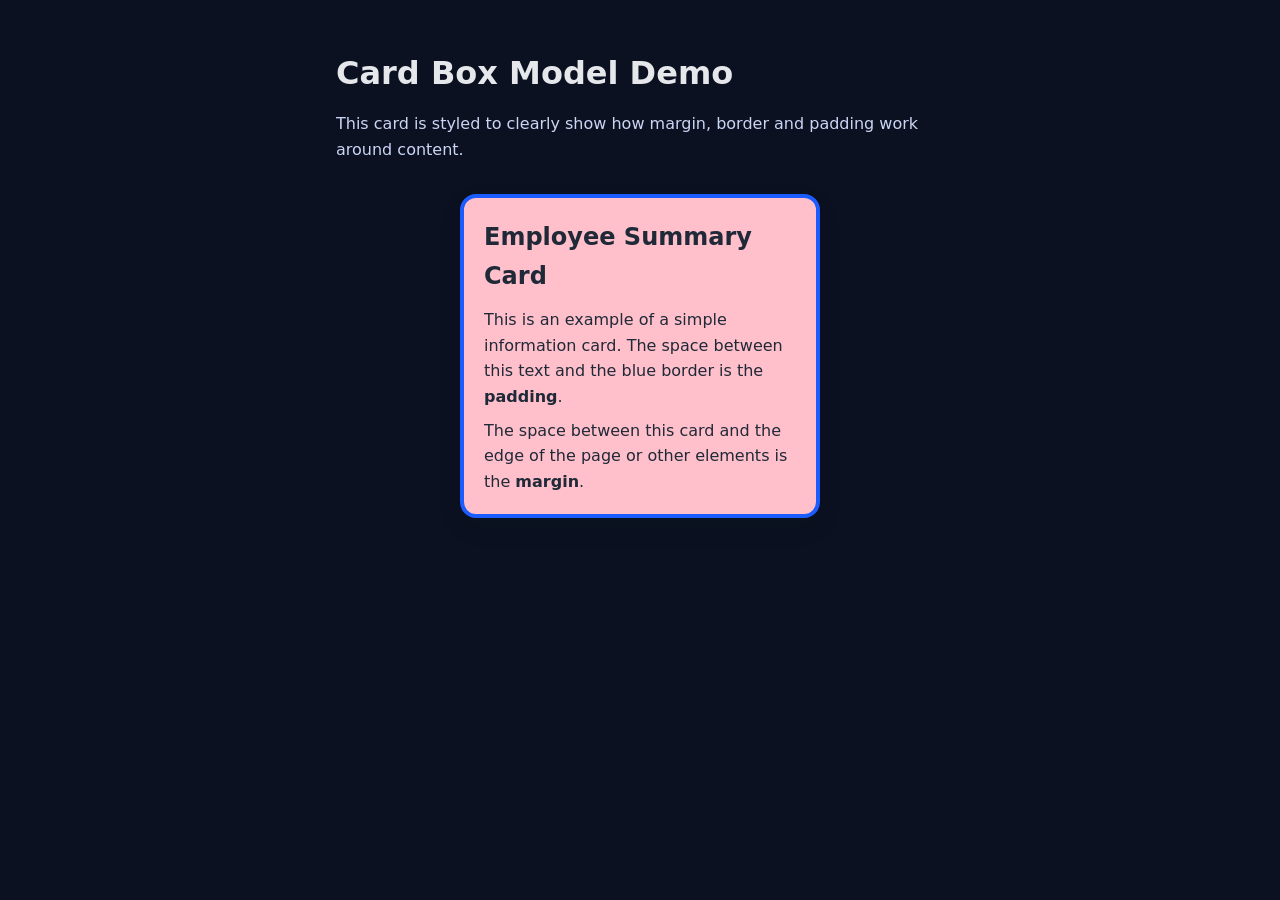
<file: box-model.html>
<!DOCTYPE html>
<html lang="en">
<head>
    <meta charset="UTF-8">
    <meta name="viewport" content="width=device-width, initial-scale=1.0">
    <title>Card Box Model Example</title>
    <link rel="stylesheet" href="style.css">
</head>
<!--
    This page is a simple example showing ONE card.
    The goal is to understand the CSS box model:
    - content
    - padding
    - border
    - margin
-->
<body class="box-page-body">
    <main class="box-page-main">
        <h1>Card Box Model Demo</h1>
        <p class="box-page-intro">
            This card is styled to clearly show how margin, border and padding work around content.
        </p>

        <!--
            Outer card element:
            - margin = space OUTSIDE the card
            - border = line around the card
            - padding = space between border and content
            - content = actual text and elements inside
        -->
        <section class="box-card">
            <!-- This is the CONTENT area inside the padding and border -->
            <h2 class="box-card-title">Employee Summary Card</h2>
            <p class="box-card-text">
                This is an example of a simple information card.
                The space between this text and the blue border is the <strong>padding</strong>.
            </p>
            <p class="box-card-text">
                The space between this card and the edge of the page or other elements is the <strong>margin</strong>.
            </p>
        </section>

        <!--
            Tip:
            Try changing the padding, border width, and margin sizes in CSS
            to see how the box model affects the card.
        -->
    </main>
</body>
</html>
</file>
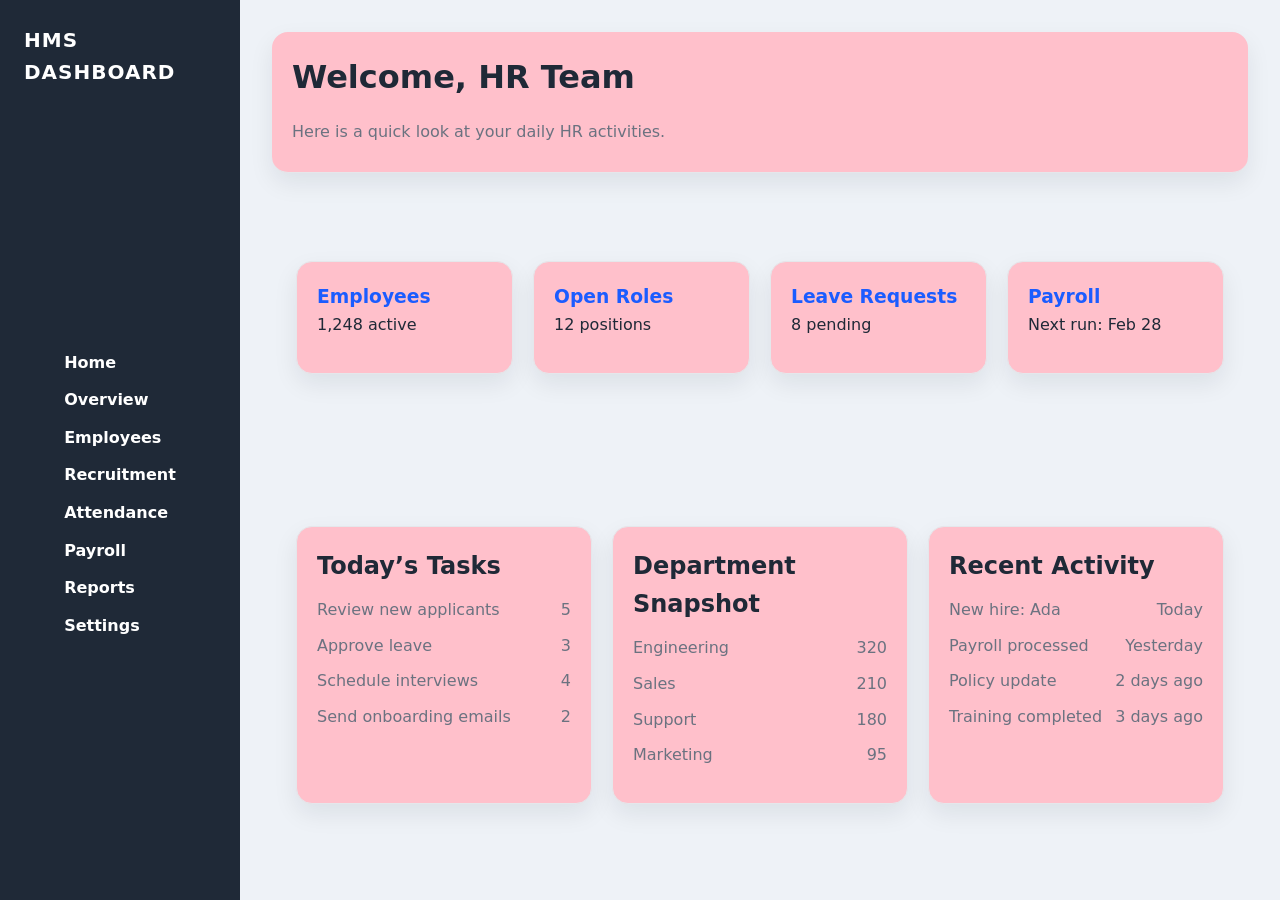
<file: dashboard.html>
<!DOCTYPE html>
<html lang="en">
<head>
    <meta charset="UTF-8">
    <meta name="viewport" content="width=device-width, initial-scale=1.0">
    <meta name="description" content="Simple HR Management Dashboard">
    <title>HR Management Dashboard</title>
    <link rel="stylesheet" href="style.css">
</head>
<body class="dashboard-body">
    <!-- ===== DASHBOARD LAYOUT ===== -->
    <div class="dashboard-layout">
        <!-- Sidebar navigation (no JavaScript needed) -->
        <aside class="sidebar">
            <h2>HMS Dashboard</h2>
            <nav>
                <ul>
                    <li><a href="index.html">Home</a></li>
                    <li><a href="#">Overview</a></li>
                    <li><a href="#">Employees</a></li>
                    <li><a href="#">Recruitment</a></li>
                    <li><a href="#">Attendance</a></li>
                    <li><a href="#">Payroll</a></li>
                    <li><a href="#">Reports</a></li>
                    <li><a href="#">Settings</a></li>
                </ul>
            </nav>
        </aside>

        <!-- Main content area -->
        <main class="dashboard-main">
            <!-- Welcome header -->
            <header class="dashboard-header">
                <h1>Welcome, HR Team</h1>
                <p>Here is a quick look at your daily HR activities.</p>
            </header>

            <!-- Quick stats cards -->
            <section class="dashboard-cards">
                <article class="dashboard-card">
                    <h3>Employees</h3>
                    <p>1,248 active</p>
                </article>
                <article class="dashboard-card">
                    <h3>Open Roles</h3>
                    <p>12 positions</p>
                </article>
                <article class="dashboard-card">
                    <h3>Leave Requests</h3>
                    <p>8 pending</p>
                </article>
                <article class="dashboard-card">
                    <h3>Payroll</h3>
                    <p>Next run: Feb 28</p>
                </article>
            </section>

            <!-- Detail panels -->
            <section class="dashboard-details">
                <div class="detail-panel">
                    <h2>Today’s Tasks</h2>
                    <ul>
                        <li><span>Review new applicants</span><span>5</span></li>
                        <li><span>Approve leave</span><span>3</span></li>
                        <li><span>Schedule interviews</span><span>4</span></li>
                        <li><span>Send onboarding emails</span><span>2</span></li>
                    </ul>
                </div>
                <div class="detail-panel">
                    <h2>Department Snapshot</h2>
                    <ul>
                        <li><span>Engineering</span><span>320</span></li>
                        <li><span>Sales</span><span>210</span></li>
                        <li><span>Support</span><span>180</span></li>
                        <li><span>Marketing</span><span>95</span></li>
                    </ul>
                </div>
                <div class="detail-panel">
                    <h2>Recent Activity</h2>
                    <ul>
                        <li><span>New hire: Ada</span><span>Today</span></li>
                        <li><span>Payroll processed</span><span>Yesterday</span></li>
                        <li><span>Policy update</span><span>2 days ago</span></li>
                        <li><span>Training completed</span><span>3 days ago</span></li>
                    </ul>
                </div>
            </section>
        </main>
    </div>
</body>
</html>
</file>
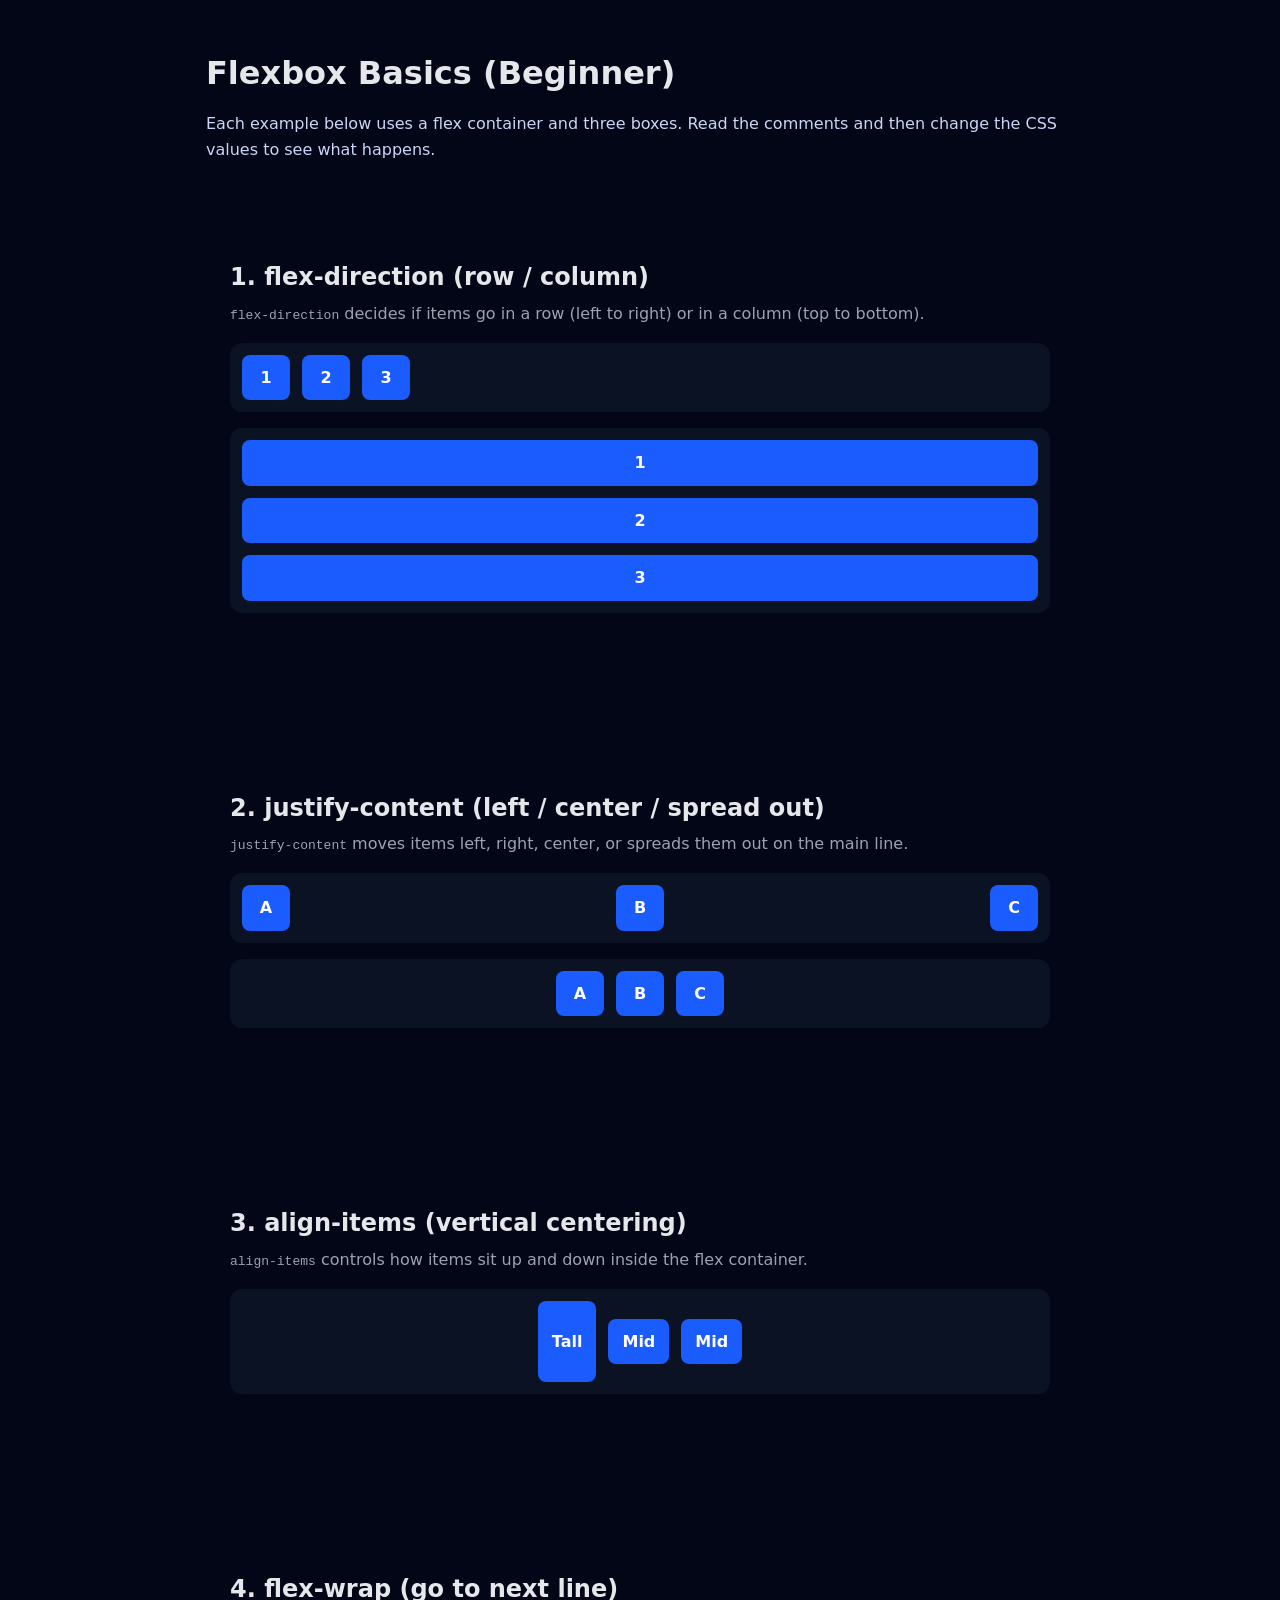
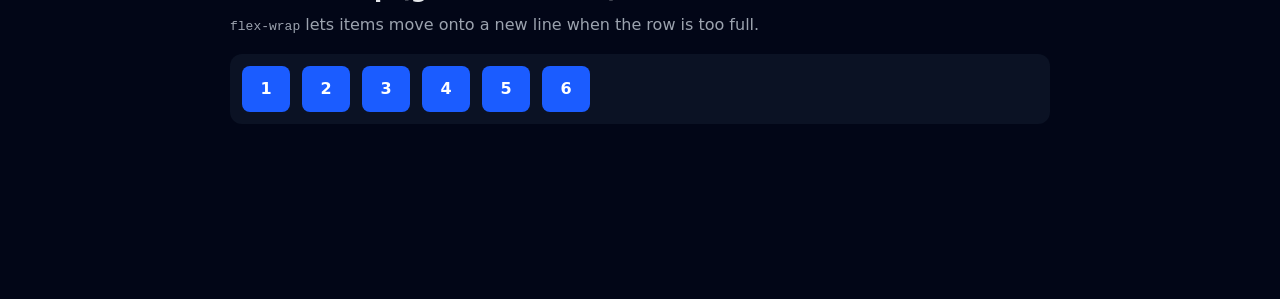
<file: flexbox.html>
<!DOCTYPE html>
<html lang="en">
<head>
    <meta charset="UTF-8">
    <meta name="viewport" content="width=device-width, initial-scale=1.0">
    <title>Flexbox Basics Demo</title>
    <link rel="stylesheet" href="style.css">
</head>
<!--
    This page shows VERY SIMPLE examples of Flexbox.
    You will see the same structure as other pages:
    - a heading
    - a short explanation
    - a box with 3 small items inside
    We only change one or two flex properties at a time.
-->
<body class="flex-page-body">
    <main class="flex-page-main">
        <h1>Flexbox Basics (Beginner)</h1>
        <p class="flex-page-intro">
            Each example below uses a flex container and three boxes. Read the comments and
            then change the CSS values to see what happens.
        </p>

        <!-- Example 1: flex-direction (row vs column) -->
        <section class="flex-section">
            <h2>1. flex-direction (row / column)</h2>
            <p class="flex-section-note">
                <code>flex-direction</code> decides if items go in a row (left to right) or in a column (top to bottom).
            </p>

            <!-- Row direction -->
            <div class="flex-demo flex-direction-row">
                <!-- display: flex + flex-direction: row (items go left to right) -->
                <div class="flex-item">1</div>
                <div class="flex-item">2</div>
                <div class="flex-item">3</div>
            </div>

            <!-- Column direction -->
            <div class="flex-demo flex-direction-column">
                <!-- flex-direction: column (items go top to bottom) -->
                <div class="flex-item">1</div>
                <div class="flex-item">2</div>
                <div class="flex-item">3</div>
            </div>
        </section>

        <!-- Example 2: justify-content (main axis alignment) -->
        <section class="flex-section">
            <h2>2. justify-content (left / center / spread out)</h2>
            <p class="flex-section-note">
                <code>justify-content</code> moves items left, right, center, or spreads them out on the main line.
            </p>

            <div class="flex-demo flex-justify-space-between">
                <!-- justify-content: space-between (first at left, last at right, space in the middle) -->
                <div class="flex-item">A</div>
                <div class="flex-item">B</div>
                <div class="flex-item">C</div>
            </div>

            <div class="flex-demo flex-justify-center">
                <!-- justify-content: center (items stay together in the middle) -->
                <div class="flex-item">A</div>
                <div class="flex-item">B</div>
                <div class="flex-item">C</div>
            </div>
        </section>

        <!-- Example 3: align-items (cross axis alignment) -->
        <section class="flex-section">
            <h2>3. align-items (vertical centering)</h2>
            <p class="flex-section-note">
                <code>align-items</code> controls how items sit up and down inside the flex container.
            </p>

            <div class="flex-demo flex-align-center">
                <!-- align-items: center (items are centered up and down) -->
                <div class="flex-item flex-item-tall">Tall</div>
                <div class="flex-item">Mid</div>
                <div class="flex-item">Mid</div>
            </div>
        </section>

        <!-- Example 4: flex-wrap (wrapping to next line) -->
        <section class="flex-section">
            <h2>4. flex-wrap (go to next line)</h2>
            <p class="flex-section-note">
                <code>flex-wrap</code> lets items move onto a new line when the row is too full.
            </p>

            <div class="flex-demo flex-wrap-demo">
                <!-- flex-wrap: wrap (items jump to a new line when there is no space) -->
                <div class="flex-item">1</div>
                <div class="flex-item">2</div>
                <div class="flex-item">3</div>
                <div class="flex-item">4</div>
                <div class="flex-item">5</div>
                <div class="flex-item">6</div>
            </div>
        </section>
    </main>
</body>
</html>
</file>
<file: style.css>
/* ===== Root Tokens (colors, shadows) ===== */
:root {
    --color-primary: #1b5cff;
    --color-primary-dark: #1246c2;
    --color-secondary: #0f9d58;
    --color-background: #f6f8fc;
    --color-surface: #ffffff;
    --color-text: #1f2937;
    --color-muted: #6b7280;
    --color-border: #e5e7eb;
    --shadow-soft: 0 10px 25px rgba(15, 23, 42, 0.08);
    --color-bg: blue;
    --color-surface: pink;git 
}

/* ===== Reset / Base Elements ===== */
* {
    margin: 0;
    padding: 0;
    box-sizing: border-box;
}

html {
    scroll-behavior: smooth;
}

body {
    font-family: "Noto Sans TC", system-ui, -apple-system, sans-serif;
    background: var(--color-background);
    color: var(--color-text);
    line-height: 1.6;
}

img {
    max-width: 100%;
    display: block;
    border-radius: 12px;
}

a {
    color: inherit;
    text-decoration: none;
}

ul {
    list-style: none;
}

/* ===== Header / Navigation ===== */
header {
    background: var(--color-surface);
    border-bottom: 1px solid var(--color-border);
    position: sticky;
    top: 0;
    z-index: 100;
}

nav {
    max-width: 1200px;
    margin: 0 auto;
    padding: 16px 24px;
}

.navbar-container {
    display: flex;
    align-items: center;
    justify-content: space-between;
    gap: 24px;
}

.navbar-container h1 {
    font-size: 24px;
    text-transform: uppercase;
    letter-spacing: 1px;
    color: var(--color-primary);
}

.navbar-container ul {
    display: flex;
    flex-wrap: wrap;
    gap: 16px;
    justify-content: flex-end;
}

.link {
    font-weight: 600;
    color: var(--color-text);
}

.link:hover {
    color: var(--color-primary);
}

/* ===== Shared Section Layout ===== */
section {
    padding: 64px 24px;
}

.section-container {
    max-width: 1100px;
    margin: 0 auto;
    display: grid;
    gap: 24px;
}

.section-container h2 {
    font-size: 32px;
}

.section-intro {
    color: var(--color-muted);
    max-width: 760px;
}

.section-media {
    background: var(--color-surface);
    border-radius: 16px;
    padding: 12px;
    box-shadow: var(--shadow-soft);
}

/* ===== Hero Section ===== */
.hero-section {
    max-width: 1100px;
    margin: 0 auto;
    display: grid;
    grid-template-columns: repeat(auto-fit, minmax(280px, 1fr));
    align-items: center;
    gap: 32px;
    padding: 72px 24px 56px;
}

.hero-content h2 {
    font-size: 38px;
}

.hero-content p {
    margin-top: 12px;
    color: var(--color-muted);
}

.hero-content span {
    color: var(--color-primary);
    font-weight: 700;
}

.cta-buttons {
    display: flex;
    flex-wrap: wrap;
    gap: 16px;
    margin-top: 20px;
}

/* ===== Buttons ===== */
.btn-primary,
.btn-secondary {
    padding: 12px 22px;
    border-radius: 999px;
    font-weight: 600;
    border: 2px solid transparent;
    display: inline-block;
}

.btn-primary {
    background: var(--color-primary);
    color: #ffffff;
}

.btn-primary:hover {
    background: var(--color-primary-dark);
}

.btn-secondary {
    border-color: var(--color-primary);
    color: var(--color-primary);
}

/* ===== About Section ===== */
.about-content {
    display: grid;
    grid-template-columns: repeat(auto-fit, minmax(240px, 1fr));
    gap: 24px;
}

.about-content article {
    background: var(--color-surface);
    border-radius: 16px;
    padding: 20px;
    box-shadow: var(--shadow-soft);
}

/* ===== Cards and Grids (features, stats, testimonials) ===== */
.features-grid,
.reasons-container,
.faq-container,
.stats-grid,
.testimonials-grid {
    display: grid;
    gap: 20px;
}

.features-grid {
    grid-template-columns: repeat(auto-fit, minmax(240px, 1fr));
}

/* Shared card look */
.feature-card,
.reason-item,
.faq-item,
.stat-card,
.testimonial-card {
    background: var(--color-surface);
    border-radius: 16px;
    padding: 20px;
    border: 1px solid var(--color-border);
    box-shadow: var(--shadow-soft);
}

.stats-grid {
    grid-template-columns: repeat(auto-fit, minmax(200px, 1fr));
    text-align: center;
}

.stat-card h3 {
    font-size: 28px;
    color: var(--color-primary);
}

.testimonial-name {
    margin-top: 12px;
    color: var(--color-muted);
}

/* ===== Quick Links ===== */
.links-container {
    display: flex;
    flex-wrap: wrap;
    gap: 12px;
}

.links-container a {
    background: var(--color-surface);
    padding: 10px 16px;
    border-radius: 999px;
    border: 1px solid var(--color-border);
    font-weight: 600;
}

.links-container a:hover {
    border-color: var(--color-primary);
    color: var(--color-primary);
}

/* ===== Footer ===== */
footer {
    background: var(--color-text);
    color: #ffffff;
    padding: 48px 24px;
}

.footer-container {
    max-width: 1100px;
    margin: 0 auto;
    display: grid;
    gap: 24px;
    grid-template-columns: repeat(auto-fit, minmax(220px, 1fr));
}

.footer-links ul {
    display: grid;
    gap: 8px;
}

.footer-links a {
    color: #ffffff;
}

.footer-links a:hover {
    color: var(--color-secondary);
}

/* ===== Dashboard Layout ===== */
.dashboard-body {
    background: #eef2f7;
}

.dashboard-layout {
    min-height: 100vh;
    display: grid;
    grid-template-columns: 240px 1fr;
}

.sidebar {
    background: var(--color-text);
    color: #ffffff;
    padding: 24px;
    display: grid;
    gap: 24px;
}

.sidebar h2 {
    font-size: 20px;
    text-transform: uppercase;
    letter-spacing: 1px;
}

.sidebar nav ul {
    display: grid;
    gap: 12px;
}

.sidebar a {
    color: #ffffff;
    font-weight: 600;
}

.sidebar a:hover {
    color: var(--color-secondary);
}

.dashboard-main {
    padding: 32px;
    display: grid;
    gap: 24px;
}

.dashboard-header {
    background: var(--color-surface);
    padding: 20px;
    border-radius: 16px;
    box-shadow: var(--shadow-soft);
    display: grid;
    gap: 8px;
}

.dashboard-header p {
    color: var(--color-muted);
}

.dashboard-cards {
    display: grid;
    gap: 20px;
    grid-template-columns: repeat(auto-fit, minmax(200px, 1fr));
}

.dashboard-card {
    background: var(--color-surface);
    border-radius: 16px;
    padding: 20px;
    border: 1px solid var(--color-border);
    box-shadow: var(--shadow-soft);
}

.dashboard-card h3 {
    color: var(--color-primary);
}

.dashboard-details {
    display: grid;
    gap: 20px;
    grid-template-columns: repeat(auto-fit, minmax(260px, 1fr));
}

.detail-panel {
    background: var(--color-surface);
    padding: 20px;
    border-radius: 16px;
    border: 1px solid var(--color-border);
    box-shadow: var(--shadow-soft);
}

.detail-panel ul {
    display: grid;
    gap: 10px;
    margin-top: 12px;
}

.detail-panel li {
    display: flex;
    justify-content: space-between;
    color: var(--color-muted);
}

/* ===== Responsive ===== */
@media (max-width: 900px) {
    .navbar-container {
        flex-direction: column;
        align-items: flex-start;
    }

    .dashboard-layout {
        grid-template-columns: 1fr;
    }

    .sidebar {
        grid-template-columns: 1fr;
    }
}

/* ===== Box Model Card Demo (simple page) ===== */
/* Page background and base text for the box model example page */
.box-page-body {
    background: #0b1120;
    color: #e5e7eb;
    font-family: "Noto Sans TC", system-ui, -apple-system, sans-serif;
}

/* Center the content and give it some breathing room */
.box-page-main {
    max-width: 640px;
    margin: 48px auto;
    padding: 0 16px;
}

.box-page-main h1 {
    margin-bottom: 12px; /* margin here pushes elements around the heading */
}

.box-page-intro {
    color: #cbd5f5;
    margin-bottom: 24px;
}

/* 
   This is the main card we use to explain the box model:
   - margin: space OUTSIDE the border
   - border: line around the padding and content
   - padding: space INSIDE the border, around the content
   - content: the text and elements inside the box
*/
.box-card {
    width: 100%;
    max-width: 360px;
    background: var(--color-surface);
    margin: 32px auto;              /* margin = outside spacing */
    padding: 20px;                  /* padding = inside spacing */
    border: 4px solid var(--color-primary); /* border = visible line around the box */
    border-radius: 16px;
    box-shadow: var(--shadow-soft);
    color: var(--color-text);
}

.box-card-title {
    margin-bottom: 12px; /* margin here separates the title from the text below */
}

.box-card-text + .box-card-text {
    margin-top: 8px; /* margin between text paragraphs */
}

/* ===== Flexbox Demo Page ===== */
/* Page background and base styles for the Flexbox examples */
.flex-page-body {
    background: #020617;
    color: #e5e7eb;
    font-family: "Noto Sans TC", system-ui, -apple-system, sans-serif;
}

.flex-page-main {
    max-width: 900px;
    margin: 48px auto;
    padding: 0 16px 48px;
}

.flex-page-main h1 {
    margin-bottom: 12px;
}

.flex-page-intro {
    color: #cbd5f5;
    margin-bottom: 24px;
}

.flex-section {
    margin-top: 32px;
}

.flex-section-note {
    color: #9ca3af;
    margin: 4px 0 16px;
}

/* Shared flex demo container:
   - display: flex          → turns the container into a flexbox
   - gap: space between flex items
*/
.flex-demo {
    display: flex;          /* FLEX STARTS HERE */
    gap: 12px;
    padding: 12px;
    margin-bottom: 16px;
    border-radius: 12px;
    background: rgba(15, 23, 42, 0.7);
}

/* Small boxes inside each flex container */
.flex-item {
    background: var(--color-primary);
    color: #ffffff;
    padding: 10px 14px;
    border-radius: 8px;
    text-align: center;
    font-weight: 600;
    min-width: 48px;
}

/* Slightly taller item so we can see vertical alignment clearly */
.flex-item-tall {
    padding-top: 28px;
    padding-bottom: 28px;
}

/* 1. flex-direction examples */
.flex-direction-row {
    /* Children flow in a row, from left to right (default) */
    flex-direction: row;
}

.flex-direction-column {
    /* Children are stacked vertically, top to bottom */
    flex-direction: column;
}

/* 2. justify-content examples (main axis alignment) */
.flex-justify-space-between {
    flex-direction: row;
    justify-content: space-between;
}

.flex-justify-center {
    flex-direction: row;
    justify-content: center;
}

/* 3. align-items example (cross axis alignment) */
.flex-align-center {
    flex-direction: row;
    justify-content: center;
    align-items: center;
}

/* 4. flex-wrap example */
.flex-wrap-demo {
    flex-direction: row;
    flex-wrap: wrap; /* allows items to move onto a new line when needed */
}
</file>
